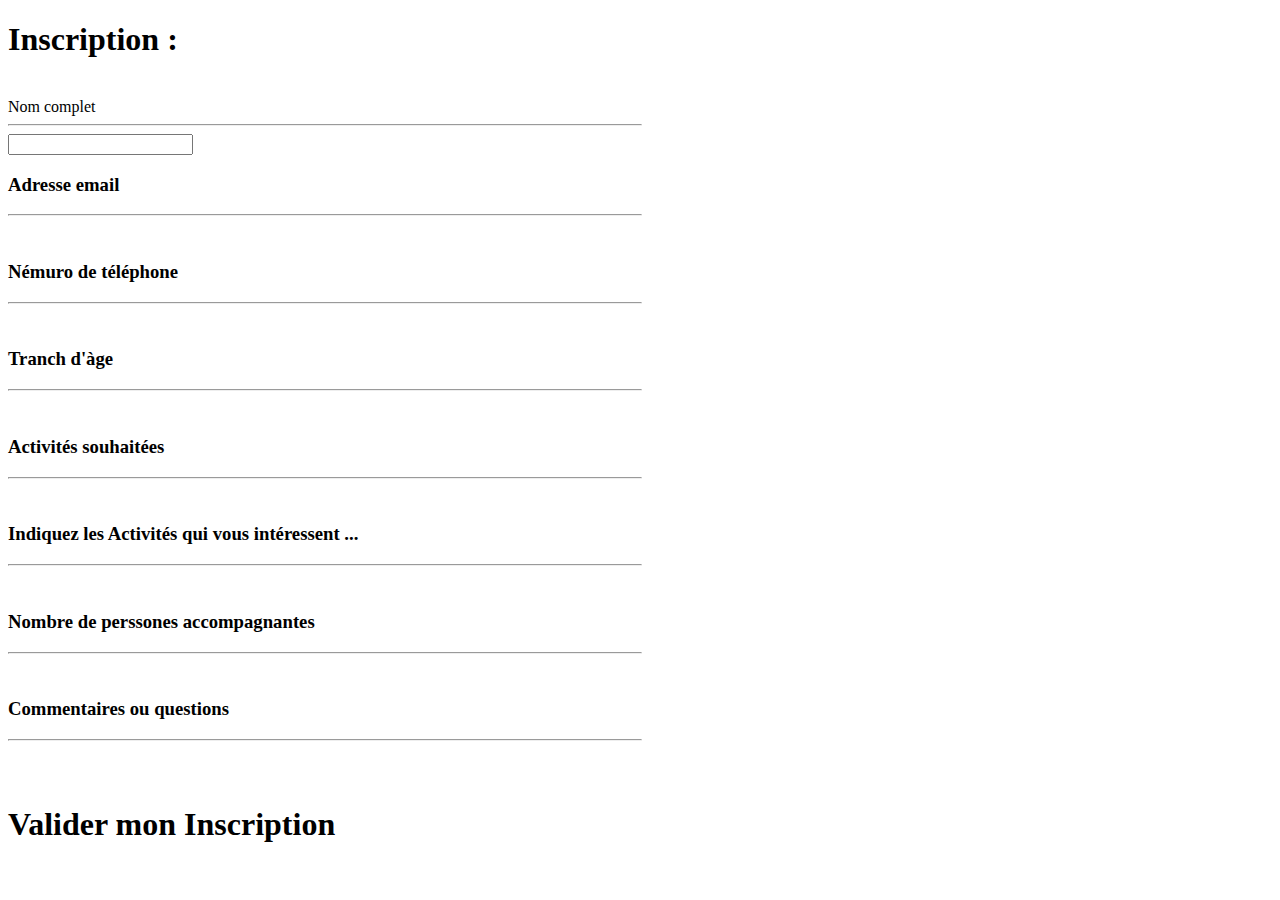
<file: inscription.html>
<!DOCTYPE html>
<html lang="en">
<head>
    <meta charset="UTF-8">
    <meta name="viewport" content="width=device-width, initial-scale=1.0">
    <title>Inscription</title>
</head>
<body>
    <h1>Inscription : </h1>

    <br>
    <label>Nom complet</body>
    <hr style="width:50%;text-align:left;margin-left:0">
    <input type="text" name="nom-complet">
    <br>
    <h3>Adresse email</h3>
    <hr style="width:50%;text-align:left;margin-left:0">
    <br>
    <h3>Némuro de téléphone</h3>
    <hr style="width:50%;text-align:left;margin-left:0">
    <br>
    <h3>Tranch d'àge</h3>
    <hr style="width:50%;text-align:left;margin-left:0">
    <br>
    <h3>Activités souhaitées</h3>
    <hr style="width:50%;text-align:left;margin-left:0">
    <br>
    <h3>Indiquez les Activités qui vous intéressent ...</h3>
    <hr style="width:50%;text-align:left;margin-left:0">
    <br>
    <h3>Nombre de perssones accompagnantes</h3>
    <hr style="width:50%;text-align:left;margin-left:0">
    <br>
    <h3>Commentaires ou questions</h3>
    <hr style="width:50%;text-align:left;margin-left:0">
    <br>
    <br>
    <h1>Valider mon Inscription</h1>

</body>
</html>
</file>
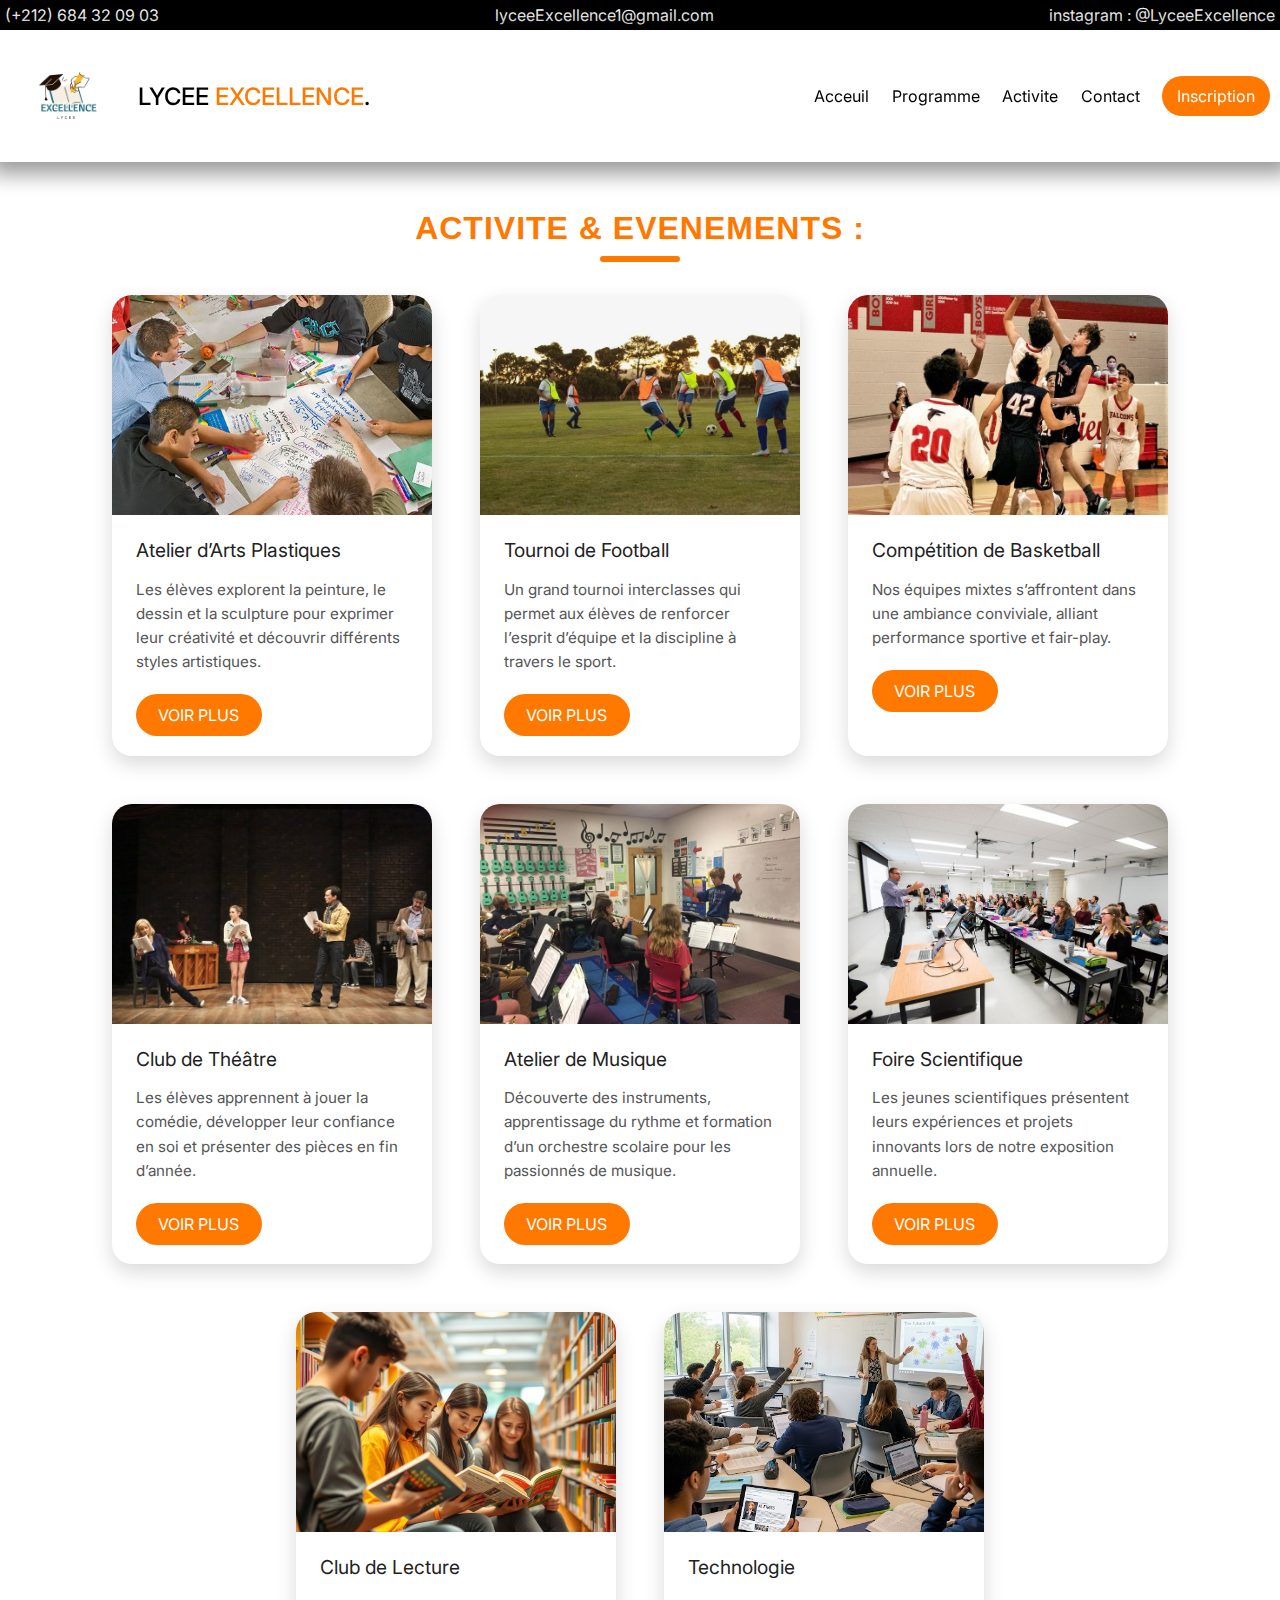
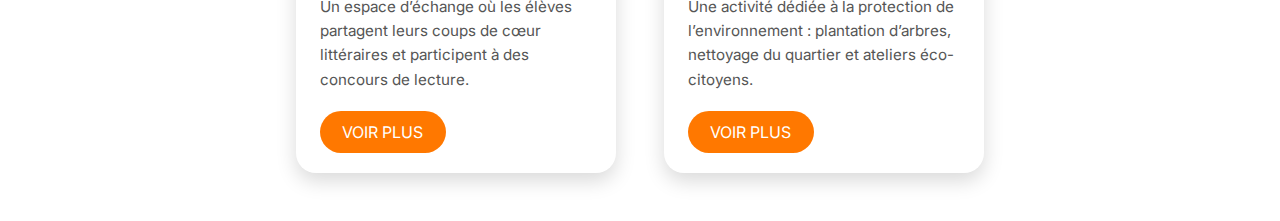
<file: pages/activite.html>
<!DOCTYPE html>
<html lang="en">

<head>
    <meta charset="UTF-8">
    <meta name="viewport" content="width=device-width, initial-scale=1.0">
    <title>lycee Excellence | Activite</title>
    <link rel="stylesheet" href="../assets/style/style.css">
    <link rel="stylesheet" href="../assets/style/activite.css">
</head>

<body>
    <header>
        <ul>
            <li>(+212) 684 32 09 03</li>
            <li>lyceeExcellence1@gmail.com</li>
            <li>instagram : @LyceeExcellence</li>
        </ul>

    </header>
    <nav>
        <div class="title">
            <img src="../assets/image/image-logo-lycee-Excellence.png" alt="">
            <h2>LYCEE <span>EXCELLENCE</span>.</h2>
        </div>
        <ul id="navMenu">
            <li><a href="#" onclick="closeMenu()">Acceuil</a></li>
            <li><a href="#" onclick="closeMenu()">Programme</a></li>
            <li><a href="#" onclick="closeMenu()">Activite</a></li>
            <li><a href="#" onclick="closeMenu()">Contact</a></li>
            <li><a href="#" class="last-a">Inscription</a></li>
        </ul>
        <div class="burger-menu" onclick="toggleMenu()">
            <span></span>
            <span></span>
            <span></span>
        </div>

    </nav>


    <h1>ACTIVITE & EVENEMENTS :</h1>


    <section class="activite-cards" id="activite-cards"></section>



    <script src="../assets/JS/script.js"></script>
</body>

</html>
</file>
<file: assets/style/style.css>
@import url('https://fonts.googleapis.com/css2?family=Inter:ital,opsz,wght@0,14..32,100..900;1,14..32,100..900&display=swap');


* {
    padding: 0;
    margin: 0;
    box-sizing: border-box;
    list-style: none;
    text-decoration: none;
    font-family: "Inter", sans-serif;
    font-weight: 400;
    font-style: normal;
}

:root {
    --orange: #FF7800;
}


/* ===================== section header =============================== */

nav {
    position: sticky;
    top: 0;
    z-index: 1000;
    display: flex;
}

header ul {
    display: flex;
    justify-content: space-between;
    align-items: center;
    background-color: black;
    color: white;
    padding: 5px;
}

nav {
    display: flex;
    justify-content: space-between;
    align-items: center;
    background-color: white;
    padding: 10px;
    box-shadow: 1px 2px 20px 10px rgba(0, 0, 0, 0.4);
}

nav .title h2 {
    font-weight: 500;
}

nav .title h2 span {
    color: var(--orange);
    font-weight: 500;
}

nav img {
    width: 7em;
    height: 7em;
    border-radius: 50%;
}

nav .title {
    display: flex;
    align-items: center;
    justify-content: center;
    gap: 1em;
    animation-name: titleAnimation;
    animation-duration: 1s;
}

nav ul {
    display: flex;
    justify-content: space-between;
    gap: 1.4em;
    align-items: center;
}

nav ul li .last-a {
    background-color: var(--orange);
    color: white;
    padding: 10px 15px;
    border-radius: 40px;
}

nav ul li .last-a:hover {
    color: var(--orange);
    background-color: white;
    border: 1px solid var(--orange);
}

nav ul a {
    color: black;
    position: relative;
    animation-name: titleAnimation;
    animation-duration: 1s;
}

nav ul a::before {
    content: "";
    position: absolute;
    width: 0;
    height: 4px;
    background-color: transparent;
    z-index: 1;
    left: 0;
    transition: background-color 0.3s ease;
    bottom: -5px;
}

nav ul a:not(.last-a):hover::before {
    background-color: var(--orange);
    width: 100%;
    transition: 0.5s ease-in-out;
}

.burger-menu {
    display: none;
}


.burger-menu span {
    width: 28px;
    height: 3px;
    background: var(--orange);
    border-radius: 3px;
    transition: all 0.3s;
}


.burger-menu.active span:nth-child(1) {
    transform: rotate(45deg) translate(8px, 8px);
}

.burger-menu.active span:nth-child(2) {
    opacity: 0;
}

.burger-menu.active span:nth-child(3) {
    transform: rotate(-45deg) translate(7px, -7px);
}


/* ===================== section main =============================== */

main {
    position: relative;
    height: 100vh;
    background-image: url("../image/acceuil-image.jpg");
    background-repeat: no-repeat;
    background-size: cover;
    background-position: center;
    text-align: center;
    color: white;
    display: flex;
    justify-content: center;
    align-items: center;
    flex-direction: column;
    gap: 3em;
    z-index: 1;
}

main::before {
    content: "";
    position: absolute;
    inset: 0;
    background-color: rgba(0, 0, 0, 0.5);
    z-index: -1;
    transition: .5s ease-in-out;
}

main:hover::before {
    content: "";
    position: absolute;
    inset: 0;
    background-color: rgba(0, 0, 0, 0.2);
    z-index: -1;
}

main h1 {
    font-weight: 800;
    font-size: 4em;
    line-height: 1.2;
    margin-bottom: 0.5em;
    animation-name: titleAnimation;
    animation-duration: 1s;
}



main h3 {
    font-weight: 600;
    font-size: 2em;
    line-height: 1.3;
    margin-bottom: 0.5em;
    animation-name: titleAnimation;
    animation-duration: 1s;
}

main h4 {
    font-weight: 600;
    font-size: 1.5em;
    line-height: 1.4;
    margin-bottom: 0.5em;
    animation-name: titleAnimation;
    animation-duration: 1.5s;
}

main h4 span {
    color: var(--orange);
    font-weight: 700;
}

@keyframes titleAnimation {
    0% {
        opacity: 0;
        transform: translateY(-10px);
    }


    100% {
        opacity: 1;

    }
}


main p {
    animation-name: titleAnimation;
    animation-duration: 1s;
}

main a {
    display: inline-block;
    background-color: var(--orange);
    color: white;
    padding: 12px 20px;
    border-radius: 25px;
    text-decoration: none;
    font-weight: 600;
    font-size: 1rem;
    transition: background-color 0.3s ease, transform 0.2s ease;
    animation-name: titleAnimation;
    animation-duration: 1s;
}

main a:hover {
    background-color: #e67e22;
    transform: translateY(-2px);
}




main div img {
    rotate: 90deg;
    width: 4em;
    height: 4em;

}



/* =================================== section statistique ================================================ */

.section-statistique {
    display: flex;
    justify-content: space-around;
    align-items: center;
    margin: 5em 0;
    text-align: center;
    flex-wrap: wrap;
}

.section-statistique h3 {
    font-size: 50px;
    color: var(--orange);
    margin-bottom: .5em;
    font-weight: 500;

}

.section-statistique h5 {
    font-size: 50px;
    font-weight: 200;
}


/* ============================================== section pourquoi nous  ========================================================= */



.section-pourquoi-nous {
    height: 100vh;
    text-align: center;
}



.section-pourquoi-nous h3 {
    font-size: 3em;
    color: var(--orange);
    position: relative;
}

.section-pourquoi-nous h3::before {
    content: "";
    position: absolute;
    bottom: -25px;
    left: 13em;
    width: 5em;
    height: 10px;
    background-color: var(--orange);
}



.section-pourquoi-nous .section-left {
    display: grid;
    grid-template-columns: 1fr 1fr;
    grid-template-areas: "img1  ."
        "img1 img2"
        "img3 img4";
    gap: 10px;
    max-width: 30em;
}



.section-pourquoi-nous .section-left img {
    width: 95%;
    object-fit: cover;
    border-radius: 20px;
    box-shadow: 0 4px 10px rgba(0, 0, 0, 0.4);
}

.section-pourquoi-nous .section-left img:hover {
    scale: 1.1;
    transition: .5s ease-in-out;
}

.section-pourquoi-nous .section-global {
    display: flex;
    justify-content: space-around;
    align-items: center;
    margin-top: 2.5em;
    gap: 5em;
    flex-wrap: wrap;
}

.section-pourquoi-nous .section-global .section-right {
    height: 100%;
}

.section-pourquoi-nous .section-global .section-right img {
    width: 3em;
    height: 3em;
}


.section-pourquoi-nous .section-global .section-right div {
    display: flex;
    justify-content: center;
    align-items: center;
    margin: 1em 0;
}

.section-pourquoi-nous .section-global .section-right h4 {
    font-size: 3em;
    margin: 0 0 2em 0;
}

.section-pourquoi-nous .section-global .section-right a {
    background-color: var(--orange);
    color: white;
    padding: 10px 15px;
    border-radius: 20px;
}


.section-pourquoi-nous .section-global .section-right a:hover {
    color: var(--orange);
    border: 1px solid var(--orange);
    background-color: white;
}


/* ============================================== section filliere  ========================================================= */


.section-filliere {
    text-align: center;
}

.section-filliere h3 {
    font-size: 3em;
    color: var(--orange);
    position: relative;
    text-align: center;
    margin: 2em 0;
}


.section-filliere h3::before {
    content: "";
    position: absolute;
    bottom: -25px;
    left: 13em;
    width: 5em;
    height: 10px;
    background-color: var(--orange);
}


.section-filliere .section-cards {
    display: flex;
    justify-content: center;
    align-items: center;
    gap: 3em;
    flex-wrap: wrap;
}

.section-filliere .section-cards .filliere-card {
    width: 25em;
    height: 800px;
    background-color: red;
    border-radius: 30px;
    overflow: hidden;
    position: relative;
    /* Important pour le positionnement absolu de l'image et des infos */
    cursor: pointer;
}

.filliere-card img {
    width: 100%;
    height: 100%;
    object-fit: cover;
    border-radius: 30px;
    transition: opacity 0.5s ease;
    position: absolute;
    top: 0;
    left: 0;
    z-index: 1;
}

.filliere-card .inf-card {
    position: absolute;
    top: 0;
    left: 0;
    width: 100%;
    height: 100%;
    padding: 30px;
    background-color: rgba(0, 0, 0, 0.5);
    color: white;
    opacity: 0;
    transition: opacity 0.5s ease;
    z-index: 2;
    border-radius: 30px;
    display: flex;
    flex-direction: column;
    justify-content: center;
    align-items: center;
    font-size: 20px;
    text-align: center;
}

.filliere-card:hover .inf-card {
    opacity: 1;

}

.section-filliere a {
    margin: 2em 0;
    color: white;
    background-color: var(--orange);
    padding: 10px 20px;
    border-radius: 20px;
    display: inline-block;
}

.section-filliere a:hover {
    color: var(--orange);
    background-color: white;
    border: 1px solid var(--orange);
}


.footer {
    height: 40vh;
    background-color: black;
    color: white;
    display: flex;
    justify-content: space-around;
    align-items: center;
}

.footer_heading {
    color: white;
    font-weight: 600;

}

.footer_item {
    font-weight: 100;
    color: white;
}


footer ul li {
    margin: 1em 0;
}



@media (min-width: 350px) and (max-width: 450px) {

    /* header */
    header ul {
        font-size: .4em;
    }


    /* navbar */
    .burger-menu {
        display: flex;
        flex-direction: column;
        gap: 6.4px;

    }


    nav ul {
        position: fixed;
        top: 0;
        right: -100%;
        width: 70%;
        height: 100vh;
        background: rgba(255, 255, 255, 0.98);
        backdrop-filter: blur(20px);
        flex-direction: column;
        justify-content: center;
        align-items: center;
        gap: 2rem;
        transition: right 0.4s ease;
        box-shadow: -5px 0 20px rgba(0, 0, 0, 0.1);
    }

    nav ul.active {
        right: 0;
    }

    /* main */

    main h1 {
        font-size: 1.5em;

    }


    main h3 {
        font-size: 1em;
    }

    main h4 {
        font-size: 1.2em;
    }


    main a {
        font-size: .7rem;
    }


    nav .title h2 {
        font-weight: 400;
        font-size: .9em;
    }

    /* section statistique */
    .section-statistique h3 {
        font-size: 2em;
        font-weight: 500;

    }

    .section-statistique h5 {
        font-size: 2em;
    }

    /* section pourquoi nous */

    .section-pourquoi-nous h3 {
        font-size: 1.6em;
    }


    .section-pourquoi-nous h3::before {
        bottom: -15px;
        left: 4em;
    }


    .section-pourquoi-nous .section-global {
        flex-direction: column-reverse;
    }


    .section-pourquoi-nous .section-left img {
        width: 90%;
    }

    .section-pourquoi-nous .section-left img:hover {
        scale: 1.05;
    }

    .section-pourquoi-nous .section-global {
        margin-top: 2em;
        gap: 2em;
    }

    .section-pourquoi-nous .section-global .section-right img {
        width: 2em;
        height: 2em;
    }


    .section-pourquoi-nous .section-global .section-right div {
        display: flex;
        justify-content: center;
        align-items: center;
        margin: 1em 0;
    }

    .section-pourquoi-nous .section-global .section-right h4 {
        font-size: 2.5em;
        margin: 0 0 1em 0;
    }


    /* section filliere */



    .section-filliere {
        height: 1100px;
        text-align: center;
    }

    .section-filliere h3 {
        font-size: 1.5em;
        margin-top: 8em;
    }



    .section-filliere h3::before {
        content: "";
        position: absolute;
        bottom: -25px;
        left: 4em;
    }




    .section-filliere .section-cards {
        gap: 2em;
    }

    .section-filliere .section-cards .filliere-card {
        width: 20em;
        height: 500px;
    }


    .section-filliere a {
        margin: 2em 0;
        color: white;
        background-color: var(--orange);
        padding: 10px 20px;
        border-radius: 20px;
        display: inline-block;
    }

    .footer {
        margin-top: 50em;
        width: 100%;
    }

    .footer_title {
        font-size: .7em;
    }

    .footer_heading {
        color: white;
        font-weight: 600;
        font-size: .5em;

    }

    .footer_item {
        font-weight: 100;
        color: white;
        font-size: .3em;
    }


    footer ul li {
        margin: 1em 0;
        font-size: .3em;
    }

}




@media (min-width: 451px) and (max-width:650px) {

    /* header */
    header ul {
        font-size: .4em;
    }


    /* navbar */
    .burger-menu {
        display: flex;
        flex-direction: column;
        gap: 6.4px;

    }


    nav ul {
        position: fixed;
        top: 0;
        right: -100%;
        width: 70%;
        height: 100vh;
        background: rgba(255, 255, 255, 0.98);
        backdrop-filter: blur(20px);
        flex-direction: column;
        justify-content: center;
        align-items: center;
        gap: 2rem;
        transition: right 0.4s ease;
        box-shadow: -5px 0 20px rgba(0, 0, 0, 0.1);
    }

    nav ul.active {
        right: 0;
    }

    /* main */

    main h1 {
        font-size: 1.5em;

    }


    main h3 {
        font-size: 1em;
    }

    main h4 {
        font-size: 1.2em;
    }


    main a {
        font-size: .7rem;
    }


    nav .title h2 {
        font-weight: 400;
        font-size: .9em;
    }

    /* section statistique */
    .section-statistique h3 {
        font-size: 2em;
        font-weight: 500;

    }

    .section-statistique h5 {
        font-size: 2em;
    }

    /* section pourquoi nous */

    .section-pourquoi-nous h3 {
        font-size: 1.6em;
    }


    .section-pourquoi-nous h3::before {
        bottom: -15px;
        left: 6em;
    }


    .section-pourquoi-nous .section-global {
        flex-direction: column-reverse;
    }


    .section-pourquoi-nous .section-left img {
        width: 90%;
    }

    .section-pourquoi-nous .section-left img:hover {
        scale: 1.05;
    }

    .section-pourquoi-nous .section-global {
        gap: 1em;
    }

    .section-pourquoi-nous .section-global .section-right img {
        width: 2em;
        height: 2em;
    }


    .section-pourquoi-nous .section-global .section-right div {
        display: flex;
        justify-content: center;
        align-items: center;
        margin: 1em 0;
    }

    .section-pourquoi-nous .section-global .section-right h4 {
        font-size: 2.5em;
        margin: 0 0 1em 0;
    }


    /* section filliere */



    .section-filliere {
        height: 1100px;
        text-align: center;
    }

    .section-filliere h3 {
        font-size: 1.5em;
        margin-top: 11em;
    }



    .section-filliere h3::before {
        content: "";
        position: absolute;
        bottom: -25px;
        left: 6.5em;
    }




    .section-filliere .section-cards {
        gap: 2em;
    }

    .section-filliere .section-cards .filliere-card {
        width: 20em;
        height: 500px;
    }


    .section-filliere a {
        margin: 2em 0;
        color: white;
        background-color: var(--orange);
        padding: 10px 20px;
        border-radius: 20px;
        display: inline-block;
    }

    .footer {
        margin-top: 50em;
        width: 100%;
    }

    .footer_title {
        font-size: .9em;
    }

    .footer_heading {
        color: white;
        font-weight: 600;
        font-size: .7em;

    }

    .footer_item {
        font-weight: 100;
        color: white;
        font-size: .5em;
    }


    footer ul li {
        margin: 1em 0;
        font-size: .5em;
    }

}



@media (min-width: 651px) and (max-width: 850px){

    /* header */
    header ul {
        font-size: .4em;
    }


    /* navbar */
    .burger-menu {
        display: flex;
        flex-direction: column;
        gap: 6.4px;

    }


    nav ul {
        position: fixed;
        top: 0;
        right: -100%;
        width: 70%;
        height: 100vh;
        background: rgba(255, 255, 255, 0.98);
        backdrop-filter: blur(20px);
        flex-direction: column;
        justify-content: center;
        align-items: center;
        gap: 2rem;
        transition: right 0.4s ease;
        box-shadow: -5px 0 20px rgba(0, 0, 0, 0.1);
    }

    nav ul.active {
        right: 0;
    }

    /* main */

    main h1 {
        font-size: 1.5em;

    }


    main h3 {
        font-size: 1em;
    }

    main h4 {
        font-size: 1.2em;
    }


    main a {
        font-size: .7rem;
    }


    nav .title h2 {
        font-weight: 400;
        font-size: .9em;
    }

    /* section statistique */
    .section-statistique h3 {
        font-size: 2em;
        font-weight: 500;

    }

    .section-statistique h5 {
        font-size: 2em;
    }

    /* section pourquoi nous */

    .section-pourquoi-nous h3 {
        font-size: 1.6em;
    }


    .section-pourquoi-nous h3::before {
        bottom: -15px;
        left: 13em;
    }


    .section-pourquoi-nous .section-global {
        flex-direction: column-reverse;
    }


    .section-pourquoi-nous .section-left img {
        width: 90%;
    }

    .section-pourquoi-nous .section-left img:hover {
        scale: 1.05;
    }

    .section-pourquoi-nous .section-global {
        gap: 1em;
    }

    .section-pourquoi-nous .section-global .section-right img {
        width: 2em;
        height: 2em;
    }


    .section-pourquoi-nous .section-global .section-right div {
        display: flex;
        justify-content: center;
        align-items: center;
        margin: 1em 0;
    }

    .section-pourquoi-nous .section-global .section-right h4 {
        font-size: 2.5em;
        margin: 0 0 1em 0;
    }


    /* section filliere */

    .section-filliere {
        height: 800px;
        text-align: center;
    }

    .section-filliere h3 {
        font-size: 1.5em;
        margin: 15em 0 5em 0;
    }



    .section-filliere h3::before {
        content: "";
        position: absolute;
        bottom: -25px;
        left: 14em;
    }




    .section-filliere .section-cards {
        gap: 2em;
    }

    .section-filliere .section-cards .filliere-card {
        width: 20em;
        height: 500px;
    }


    .section-filliere a {
        margin: 2em 0;
        color: white;
        background-color: var(--orange);
        padding: 10px 20px;
        border-radius: 20px;
        display: inline-block;
    }

    .footer {
        margin-top: 50em;
        width: 100%;
    }

    .footer_title {
        font-size: .9em;
    }

    .footer_heading {
        color: white;
        font-weight: 600;
        font-size: 1em;

    }

    .footer_item {
        font-weight: 100;
        color: white;
        font-size: .8em;
    }


    footer ul li {
        margin: 1em 0;
        font-size: .8em;
    }

}
</file>
<file: assets/style/activite.css>
:root {
    --orange: #FF7800;
    --dark: #222;
    --light: #fff;
    --gray: #f6f6f6;
    --shadow: 0 8px 20px rgba(0, 0, 0, 0.15);
}

/* ===== TITRE ===== */
h1 {
    text-align: center;
    color: var(--orange);
    font-weight: 600;
    margin: 1.5em 0;
    position: relative;
    font-family: "Poppins", sans-serif;
    letter-spacing: 1px;
}

h1::before {
    content: "";
    position: absolute;
    bottom: -15px;
    left: 50%;
    transform: translateX(-50%);
    width: 80px;
    height: 6px;
    border-radius: 3px;
    background-color: var(--orange);
}

/* ===== BURGER MENU ===== */
.burger-menu {
    display: none;
    flex-direction: column;
    gap: 6px;
    cursor: pointer;
}

.burger-menu span {
    width: 28px;
    height: 3px;
    background: var(--orange);
    border-radius: 3px;
    transition: all 0.3s ease;
}

.burger-menu.active span:nth-child(1) {
    transform: rotate(45deg) translate(6px, 6px);
}

.burger-menu.active span:nth-child(2) {
    opacity: 0;
}

.burger-menu.active span:nth-child(3) {
    transform: rotate(-45deg) translate(6px, -6px);
}

/* ===== ACTIVITÉ CARDS ===== */
.activite-cards {
    display: flex;
    justify-content: center;
    align-items: stretch;
    flex-wrap: wrap;
    gap: 3em;
    margin: 3em auto;
    padding: 0 1.5em;
}

.activite-card {
    background-color: var(--light);
    width: 320px;
    border-radius: 20px;
    box-shadow: var(--shadow);
    overflow: hidden;
    transition: transform 0.4s ease, box-shadow 0.4s ease;
}

.activite-card:hover {
    transform: translateY(-10px) scale(1.03);
    box-shadow: 0 12px 25px rgba(0, 0, 0, 0.25);
}

.activite-card img {
    width: 100%;
    height: 220px;
    object-fit: cover;
}

.activite-card-info {
    padding: 1.2em 1.5em;
}

.activite-card-info h3 {
    font-size: 1.2rem;
    margin-bottom: 0.8em;
    color: var(--dark);
}

.activite-card-info p {
    font-size: 0.95rem;
    color: #555;
    line-height: 1.6;
}

.activite-card-info a {
    background-color: var(--orange);
    color: var(--light);
    padding: 0.7em 1.4em;
    border-radius: 25px;
    display: inline-block;
    margin-top: 1.2em;
    text-decoration: none;
    transition: all 0.3s ease;
}

.activite-card-info a:hover {
    color: var(--orange);
    background-color: var(--light);
    border: 2px solid var(--orange);
}

/* ===== MEDIA QUERIES ===== */

/* Mobile-first */
@media (max-width: 768px) {
    .burger-menu {
        display: flex;
    }

    nav ul {
        position: fixed;
        top: 0;
        right: -100%;
        width: 75%;
        height: 100vh;
        background: var(--light);
        flex-direction: column;
        justify-content: center;
        align-items: center;
        gap: 2rem;
        transition: right 0.4s ease;
        box-shadow: -5px 0 20px rgba(0, 0, 0, 0.1);
        z-index: 100;
    }

    nav ul.active {
        right: 0;
    }

    h1::before {
        width: 60px;
        height: 5px;
        bottom: -10px;
    }

    .activite-cards {
        gap: 2em;
        padding: 0 1em;
    }

    .activite-card {
        width: 90%;
        height: auto;
    }
}

/* Tablettes */
@media (min-width: 769px) and (max-width: 1024px) {
    .activite-card {
        width: 280px;
    }

    h1::before {
        width: 70px;
    }
}
</file>
